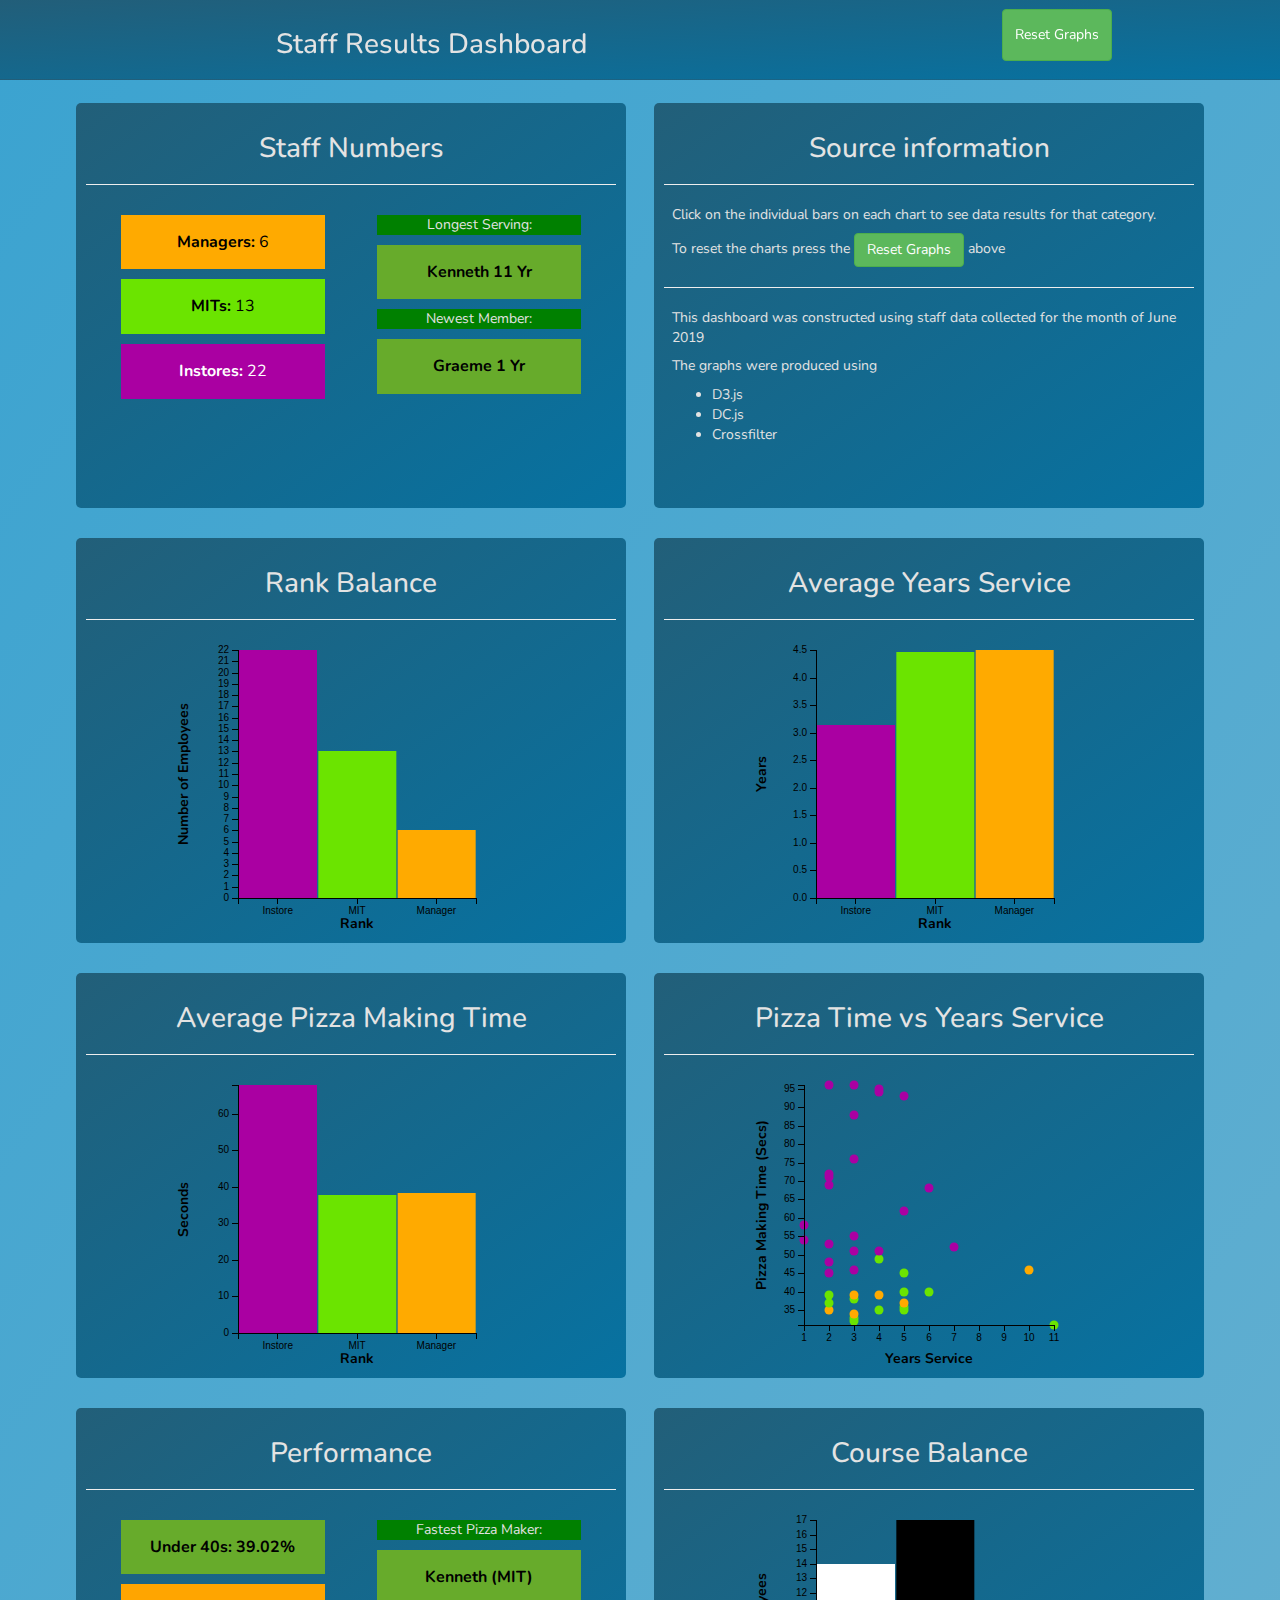
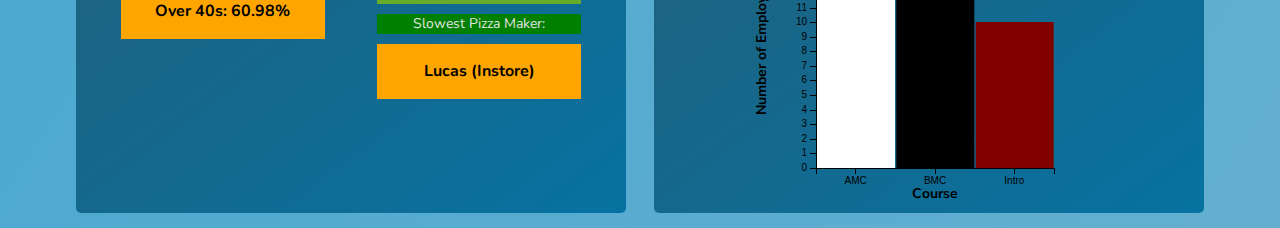
<file: index.html>
<!DOCTYPE html>
<html lang="en">

<head>
    <meta charset="UTF-8">
    <meta name="viewport" content="width=device-width, initial-scale=1.0">
    <meta http-equiv="X-UA-Compatible" content="ie=edge">
    <title>Pizza Efficiency Dashboard</title>

    <!-- Custom Tab Icon -->
    <link rel="icon" href="https://i.imgur.com/OtkEAef.png">

    <!-- Link to bootswatch theme, bootstrap, DC and our css -->
    <link rel="stylesheet" href="static/css/bootstrap.min.css" type="text/css" />
    <link rel="stylesheet" href="https://maxcdn.bootstrapcdn.com/bootstrap/3.3.7/css/bootstrap.min.css" />
    <link rel="stylesheet" href="static/css/dc.min.css" type="text/css" />
    <link rel="stylesheet" href="static/css/style.css" type="text/css" />

    <!-- Script for 3rd party js -->
    <script type="text/javascript" src="static/js/d3.min.js"></script>
    <script type="text/javascript" src="static/js/crossfilter.min.js"></script>
    <script type="text/javascript" src="static/js/dc.min.js"></script>
    <script type="text/javascript" src="static/js/queue.min.js"></script>

    <!-- Script for our js -->
    <script type="text/javascript" src="static/js/graph.js"></script>
</head>

<body>
    <!-- Dashboard navbar -->
    <div class="container-fluid">
        <nav class="navbar navbar-fixed-top navbar-expand heading" id="navbar">
            <ul class="navbar-nav w-100">
                <!-- Dashboard heading -->
                <li class="col-xs-8 nav-font-size">
                    <h1>Staff Results Dashboard</h1>
                </li>
                <!-- Button to reset graphs -->
                <li class="col-xs-4">
                    <a class="btn btn-success btn-fix" href="javascript: dc.filterAll(); dc.redrawAll();">Reset Graphs</a>
                </li>
            </ul>
        </nav>
    </div>
    <!-- Begining of dahboard -->
    <div class="container-fluid">
        <!-- First row of dashboard -->
        <div class="row justify-content-center">
            <!-- Some in depth information regarding staff numbers -->
            <div class="box">
                <h3 class="text-center">Staff Numbers</h3>
                <hr/>
                <div class="justify-content-around">
                    <div class="info-display">
                        <!-- Shows the number of Managers, MIT's and Instores -->
                        <div class="col-xs-6">
                            <p class="managerCount result-display">Managers: <span class="readable-text" id="managerCount"></span></p>
                            <p class="mitCount result-display">MITs: <span class="readable-text" id="mitCount"></span></p>
                            <p class="instoreCount result-display">Instores: <span class="readable-text" id="instoreCount"></span></p>
                        </div>
                        <!-- Shows who the longest and shortest serving staff are -->
                        <div class="col-xs-6">
                            <p class="serving-info result-display readable-text">Longest Serving:</p>
                            <p class="good-result result-display" id="maxServiceName"></p>
                            <p class="serving-info result-display readable-text">Newest Member:</p>
                            <p class="good-result result-display" id="minServiceName"></p>
                        </div>
                    </div>
                </div>
            </div>
            <!-- Shows any additional information regarding the dashboard -->
            <div class="box">
                <h3>Source information</h3>
                <hr/>
                <p class="text-left info-display readable-text">Click on the individual bars on each chart to see data results for that category.</p>
                <p class="text-left info-display readable-text">To reset the charts press the <a class="btn btn-success" href="javascript: dc.filterAll(); dc.redrawAll();">Reset Graphs</a> above</p>
                <hr/>
                <p class="text-left info-display readable-text">This dashboard was constructed using staff data collected for the month of June 2019</p>
                <p class="text-left info-display readable-text">The graphs were produced using</p>
                <ul class="text-left info-display readable-text">
                    <li>D3.js</li>
                    <li>DC.js</li>
                    <li>Crossfilter</li>
                </ul>
            </div>
        </div>
        <!-- Second row of dashboard -->
        <div class="row justify-content-center">
            <!-- Bar chart showing rank balance -->
            <div class="box" id="rank-balance">
                <h3>Rank Balance</h3>
                <hr/>
            </div>
            <!-- Bar chart showing average years of service against rank -->
            <div class="box" id="years-service-against-rank">
                <h3>Average Years Service</h3>
                <hr/>
            </div>
        </div>
        <!-- Third row of dashboard -->
        <div class="row justify-content-center">
            <!-- Bar chart showing average time to make a pizza by rank -->
            <div class="box" id="average-time-rank">
                <h3>Average Pizza Making Time</h3>
                <hr/>
            </div>
            <!-- Scatterplot showing years of service against time to make a pizza -->
            <div class="box" id="years-service-against-pizza-time">
                <h3 class="text-center">Pizza Time vs Years Service</h3>
                <hr/>
            </div>
        </div>
        <!-- Fourth section of the dashboard -->
        <div class="row justify-content-center">
            <!-- Some in depth information of employee performance -->
            <div class="box">
                <h3 class="text-center">Performance</h3>
                <hr/>
                <div class="justify-content-around">
                    <div class="info-display">
                        <!-- Shows the percentage of employee times above and below 40s -->
                        <div class="col-xs-6">
                            <p class="good-result result-display">Under 40s: <span id="under40Secs"></span></p>
                            <p class="bad-result result-display">Over 40s: <span id="over40Secs"></span></p>
                        </div>
                        <!-- Shows who has the quickest time, and who the lowest -->
                        <div class="col-xs-6">
                            <p class="serving-info result-display readable-text">Fastest Pizza Maker:</p>
                            <p class="good-result result-display" id="minPizzaTimeName"></p>
                            <p class="serving-info result-display readable-text">Slowest Pizza Maker:</p>
                            <p class="bad-result result-display" id="maxPizzaTimeName"></p>
                        </div>
                    </div>
                </div>
            </div>
            <!-- Shows the balance of staff for each training course -->
            <div class="box" id="course-balance">
                <h3>Course Balance</h3>
                <hr/>
            </div>
        </div>
    </div>
</body>

</html>
</file>
<file: static/css/style.css>
/* Imports 'Nunito' font from google and corresponding font weights-----------*/

@import url('https://fonts.googleapis.com/css?family=Nunito:100,200,300,400,500,600,700');

/* Formats properties used for whole page ------------------------------------*/

body {
  background-image: linear-gradient(to bottom right, #3BA3D0, #63AFD0);
  margin-top: 88px;
  font-family: "Nunito", sans-serif;
}

h1,
h2,
h3 {
  text-align: center;
  color: #e3e3e3;
  font-size: 2em;
}

/* Formatting used for information display in result boxes -------------------*/

.good-result {
  background-color: #67AB2B;
  padding: 16px;
  color: black;
  font-size: medium;
}

.bad-result {
  background-color: orange;
  padding: 16px;
  color: black;
  font-size: medium;
}

.info-display {
  color: #e3e3e3;
  margin: 0.6em;
}

.result-display {
  width: 90%;
  text-align: center;
  margin: 10px auto 10px auto;
}

.serving-info {
  background-color: green;
}

/* Graph formatting ----------------------------------------------------------*/

.managerCount {
  background-color: #FFAA00;
  padding: 16px 3px 16px 3px;
  color: black;
  font-size: medium;
}

.mitCount {
  background-color: #6BE400;
  padding: 16px 3px 16px 3px;
  color: black;
  font-size: medium;
}

.instoreCount {
  background-color: #AA00A2;
  padding: 16px 3px 16px 3px;
  color: white;
  font-size: medium;
}

/* Container for graphs and information displays -----------------------------*/

.box {
  background-image: linear-gradient(to bottom right, #225F79, #0772A1);
  padding: 0.7em;
  height: 405px;
  text-align: center;
  font-weight: bold;
  width: 550px;
  margin: 15px 1em 15px 1em;
  border-radius: 5px
}

/* Formatting for navbar -----------------------------------------------------*/

.heading {
  background-image: linear-gradient(to bottom right, #225E79, #0772A1);
  padding: 1em;
  height: 80px;
  margin: 0 0 -15px 0;
  text-align: center;
  font-weight: bold;
}

/* Fixes issue where default font weight would be unreadable in white --------*/

.readable-text {
  font-family: "Nunito", sans-serif;
  font-weight: 400;
}


/* Fixes position of reset button on navbar ----------------------------------*/

.btn-fix {
  display: inline-block;
}

@media only screen and (max-width: 410px) {
  h1 {
    font-size: 14px;
  }
  h3 {
    font-size: 22px;
    margin: 0.2em;
  }
  p{
    font-size: 14px!important;
  }
  .box{
    margin: 15px 0 15px 0;
    border-radius: 0px;
  }
}
</file>
<file: static/css/dc.min.css>
text{
    color: white;
    }
    
.dc-chart .box text,
.dc-chart g.axis text {
    -webkit-touch-callout: none;
    -khtml-user-select: none;
    pointer-events: none
}

.dc-chart path.dc-symbol,
.dc-legend g.dc-legend-item.fadeout {
    fill-opacity: .5;
    stroke-opacity: .5
}

div.dc-chart {
    float: left
}

.dc-chart rect.bar {
    stroke: none;
    cursor: pointer
}

.dc-chart rect.bar:hover {
    fill-opacity: .5
}

.dc-chart rect.deselected {
    stroke: none;
    fill: #ccc
}

.dc-chart .pie-slice {
    fill: #fff;
    font-size: 12px;
    cursor: pointer
}

.dc-chart .pie-slice.external {
    fill: #000
}

.dc-chart .pie-slice :hover,
.dc-chart .pie-slice.highlight {
    fill-opacity: .8
}

.dc-chart .pie-path {
    fill: none;
    stroke-width: 2px;
    stroke: #000;
    opacity: .4
}

.dc-chart .selected circle,
.dc-chart .selected path {
    stroke-width: 3;
    stroke: #ccc;
    fill-opacity: 1
}

.dc-chart .deselected circle,
.dc-chart .deselected path {
    stroke: none;
    fill-opacity: .5;
    fill: #ccc
}

.dc-chart .axis line,
.dc-chart .axis path {
    fill: none;
    stroke: #000;
    shape-rendering: crispEdges
}

.dc-chart .axis text {
    font: 10px sans-serif
}

.dc-chart .axis .grid-line,
.dc-chart .axis .grid-line line,
.dc-chart .grid-line,
.dc-chart .grid-line line {
    fill: none;
    stroke: #ccc;
    opacity: .5;
    shape-rendering: crispEdges
}

.dc-chart .brush rect.background {
    z-index: -999
}

.dc-chart .brush rect.extent {
    fill: #4682b4;
    fill-opacity: .125
}

.dc-chart .brush .resize path {
    fill: #eee;
    stroke: #666
}

.dc-chart path.line {
    fill: none;
    stroke-width: 1.5px
}

.dc-chart path.area {
    fill-opacity: .3;
    stroke: none
}

.dc-chart path.highlight {
    stroke-width: 3;
    fill-opacity: 1;
    stroke-opacity: 1
}

.dc-chart g.state {
    cursor: pointer
}

.dc-chart g.state :hover {
    fill-opacity: .8
}

.dc-chart g.state path {
    stroke: #fff
}

.dc-chart g.deselected path {
    fill: grey
}

.dc-chart g.deselected text {
    display: none
}

.dc-chart g.row rect {
    fill-opacity: .8;
    cursor: pointer
}

.dc-chart g.row rect:hover {
    fill-opacity: .6
}

.dc-chart g.row text {
    fill: #fff;
    font-size: 12px;
    cursor: pointer
}

.dc-chart g.dc-tooltip path {
    fill: none;
    stroke: grey;
    stroke-opacity: .8
}

.dc-chart g.county path {
    stroke: #fff;
    fill: none
}

.dc-chart g.debug rect {
    fill: #00f;
    fill-opacity: .2
}

.dc-chart g.axis text {
    -webkit-user-select: none;
    -moz-user-select: none;
    -ms-user-select: none;
    user-select: none
}

.dc-chart .node {
    font-size: .7em;
    cursor: pointer
}

.dc-chart .node :hover {
    fill-opacity: .8
}

.dc-chart .bubble {
    stroke: none;
    fill-opacity: .6
}

.dc-chart .highlight {
    fill-opacity: 1;
    stroke-opacity: 1
}

.dc-chart .fadeout {
    fill-opacity: .2;
    stroke-opacity: .2
}

.dc-chart .box text {
    font: 10px sans-serif;
    -webkit-user-select: none;
    -moz-user-select: none;
    -ms-user-select: none;
    user-select: none
}

.dc-chart .box circle,
.dc-chart .box line {
    fill: #fff
}

.dc-chart .box circle,
.dc-chart .box line,
.dc-chart .box rect {
    stroke: #000;
    stroke-width: 1.5px
}

.dc-chart .box .center {
    stroke-dasharray: 3, 3
}

.dc-chart .box .outlier {
    fill: none;
    stroke: #ccc
}

.dc-chart .symbol,
.dc-chart circle.dot {
    stroke: none
}

.dc-chart .box.deselected {
    opacity: .5
}

.dc-chart .box.deselected .box {
    fill: #ccc
}

.dc-chart .heatmap .box-group.deselected rect {
    stroke: none;
    fill-opacity: .5;
    fill: #ccc
}

.dc-chart .heatmap g.axis text {
    pointer-events: all;
    cursor: pointer
}

.dc-chart .empty-chart .pie-slice {
    cursor: default
}

.dc-chart .empty-chart .pie-slice path {
    fill: #fee;
    cursor: default
}

.dc-data-count {
    float: right;
    margin-top: 15px;
    margin-right: 15px
}

.dc-data-count .filter-count,
.dc-data-count .total-count {
    color: #3182bd;
    font-weight: 700
}

.dc-legend {
    font-size: 11px
}

.dc-legend .dc-legend-item {
    cursor: pointer
}

.dc-hard .number-display {
    float: none
}
</file>
